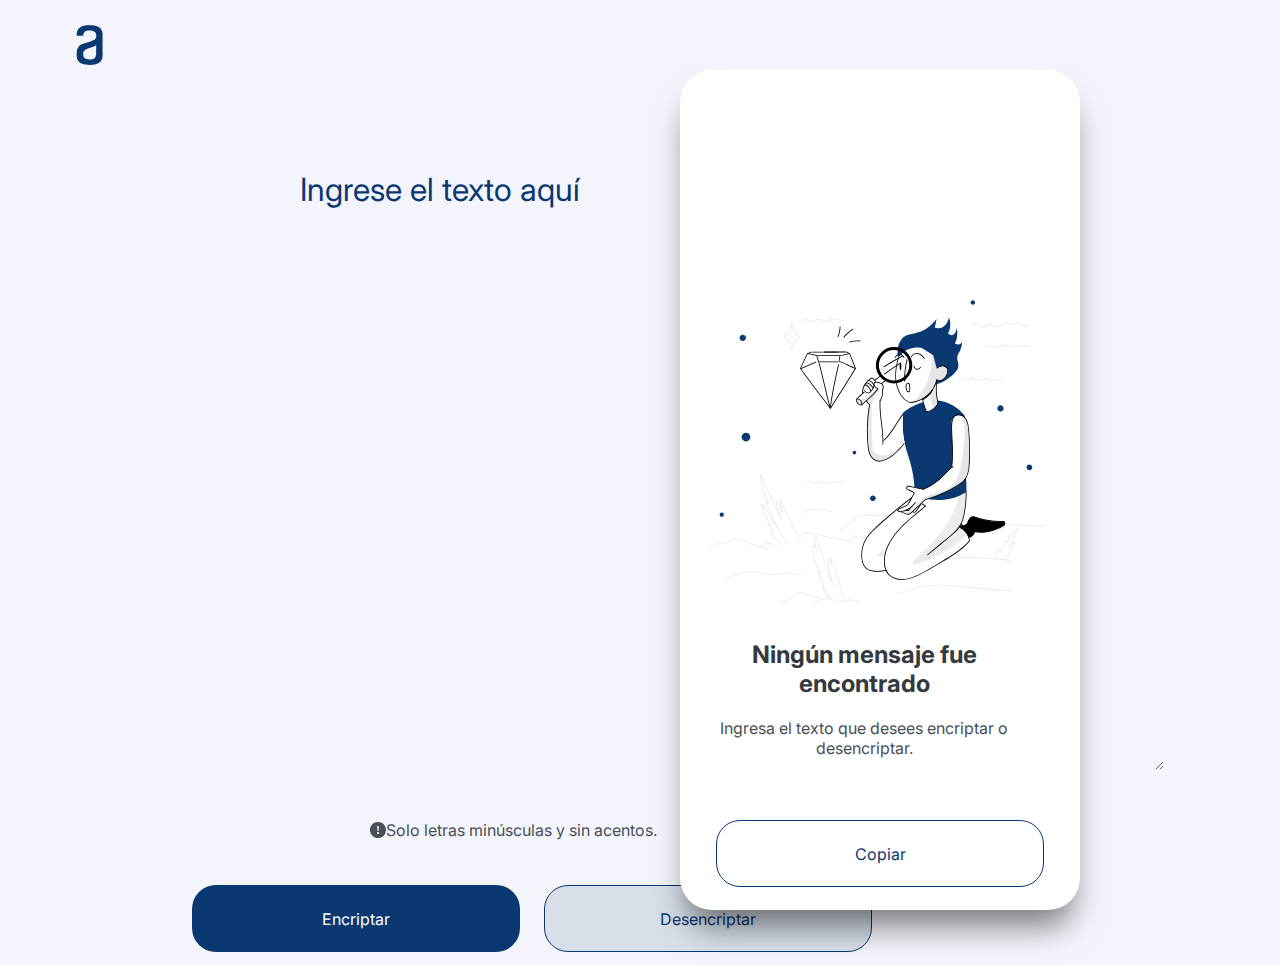
<file: docs/index.html>
<!DOCTYPE html>
<html lang="es">
<head>
    <meta charset="UTF-8">
    <meta http-equiv="X-UA-Compatible" content="IE=edge">
    <meta name="viewport" content="width=device-width, initial-scale=1.0">
    <link rel="stylesheet" href="style.css">
    <link href="https://fonts.googleapis.com/css2?family=Inter:wght@200;300;400&display=swap" rel="stylesheet">
    <title>Challenge Alura: Encriptador</title>
</head>
<body>
    <header>
        <img class="logo" src="/Imagenes/Logo.svg" alt="Logo A">
    </header>
    <main>
        <section class="seccion1">
            <div class="contenedorCajaTexto">
                <textarea placeholder="Ingrese el texto aquí" class="caja-texto"></textarea>
            </div>
            <div class="alerta">
                <img src="/Imagenes/alerta.svg" alt="alerta">
                <p>Solo letras minúsculas y sin acentos.</p>
            </div>
            <div class="contenedor-botones">
                <input type="button" class="btn-encriptar" value="Encriptar">
                <input type="button" class="btn-desencriptar" value="Desencriptar">
            </div>
        </section>
        <section class="seccion2">
            <div class="contenedor-munheco">
                <img src="/Imagenes/Muñeco.svg" alt="muñeco">
            </div>
            <div class="contenedor-parrafo">
                <h3>Ningún mensaje fue <br> encontrado</h3>
                <p>Ingresa el texto que desees encriptar o <br> desencriptar.</p>
            </div>
            <div class="contenedor-copiar">
                <input type="button" class="btn-copiar" value="Copiar">
            </div>
            <div class="contenedor-resultado">
                <p class="texto-resultado"></p>
            </div>
        </section>
    </main>
    <script src="script.js"></script>
</body>
</html>
</file>
<file: docs/style.css>
*{
    margin: 0;
    padding: 0;
    font-family: 'Inter', sans-serif;
}

body{
    background-color: #f4f4fc;
}

header{
    width: 100%;
    height: 70px;
}

.logo{
    width: 100px;
    height: 50px;
    padding-top: 20px;
    padding-left: 40px;
}

main{
    position: absolute;
    width: 100%;
    height: 90%;
    display: flex;
    justify-content: space-between;
}

.contenedorCajaTexto{
    position: absolute;
    left: 200px;
    top: 100px;
    padding-left: 100px;
    width: 1080px;
    height: 600px;
}

.caja-texto{
    width: 80%;
    height: 100%;
    border: none;
    background-color: #f4f4fc;
    cursor: pointer;
    color: #0A3871;
    font-size: 32px;
    font-weight: 400;
    font-family: 'Inter', sans-serif;
}

.caja-texto::placeholder{
    color: #0A3871; 
}

.alerta{
    position: absolute;
    top: 750px;
    left: 370px;
    display: flex;
    color: #495057;
}

.contenedor-botones{
    position: absolute;
    top: 800px;
    height: 80px;
    padding-left: 15%;
    padding-top: 15px;
}

.btn-encriptar{
    width: 328px;
    height: 67px;
    border-radius: 24px;
    background-color: #0A3871;
    color: white;
    font-size: 16px;
    font-weight: 400;
    font-family: 'Inter', sans-serif;
    border: none;
    margin-right: 20px;
    cursor: pointer;
}

.btn-desencriptar{
    width: 328px;
    height: 67px;
    border-radius: 24px;
    background-color: #d8dfe8;
    color: #0A3871;
    font-size: 16px;
    font-weight: 400;
    font-family: 'Inter', sans-serif;
    border: 1px solid #0A3871;
    cursor: pointer;
}

.seccion2{
    display: block;
    position: relative;
    width: 400px;
    height: 840px;
    right: 200px;
    padding-right: 20px;
    background-color: #ffffff;
    box-sizing: border-box;
    border-radius: 32px;
    box-shadow: 0px 24px 32px -8px rgba(0, 0, 0, 0.50);
}

.contenedor-munheco{
    position: absolute;
    left: 30px;
    top: 180px;
    box-sizing: border-box;
    padding-top: 50px;

}

.contenedor-parrafo{
    position: absolute;
    box-sizing: border-box;
    top: 570px;
    left: 40px;
}

.contenedor-parrafo h3{
    font-size: 24px;
    font-weight: 700;
    font-family: 'Inter', sans-serif;
    text-align: center;
    color: #343a40;
}

.contenedor-parrafo p{
    font-family: 'Inter', sans-serif;
    font-weight: 400;
    font-size: 16px;
    text-align: center;
    color: #495057;
    padding-top: 20px;
}

.contenedor-copiar{
    display: flex;
    position: absolute;
    bottom: 400px;
    top: 700px;
    background-color: aqua;
    padding-left: 40px;
}

.btn-copiar{
    width: 328px;
    height: 67px;
    border-radius: 24px;
    background-color: #ffffff;
    color: #0A3871;
    font-size: 16px;
    font-weight: 400;
    font-family: 'Inter', sans-serif;
    border: 1px solid #0A3871;
    cursor: pointer;
    position: relative;
    top: 50px;
    right: 4px;
}

.contenedor-resultado{
    position: absolute;
    bottom: 410px;
    width: 320px;
    height: 450px;
    padding: 0;
    box-sizing: border-box;
    margin-left: 25px;
}

.contenedor-resultado p{
    color: #495057;
    font-size: 25px;
}
</file>
